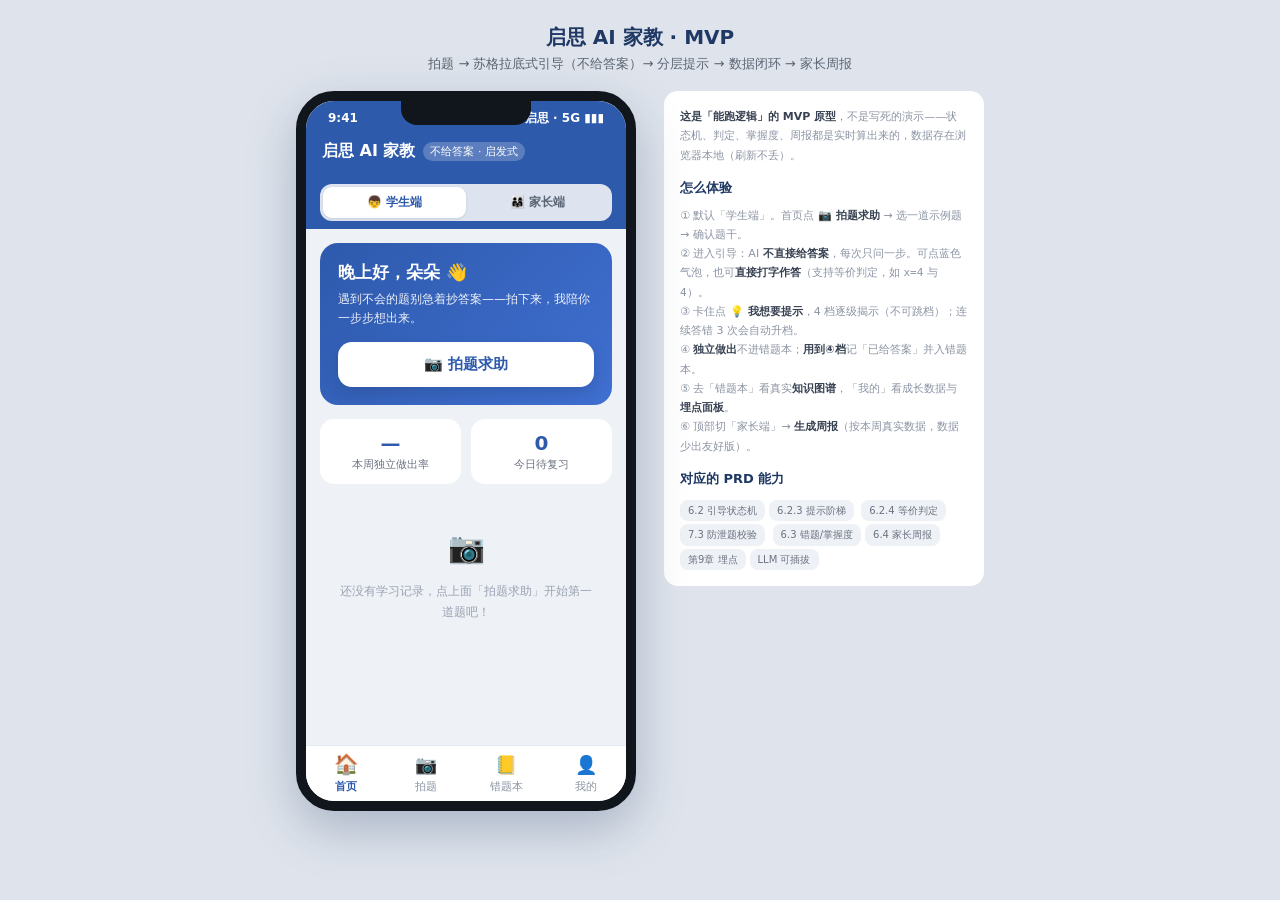
<file: index.html>
<!DOCTYPE html>
<html lang="zh-CN">
<head>
<meta charset="UTF-8">
<meta name="viewport" content="width=device-width, initial-scale=1.0, viewport-fit=cover">
<title>启思 AI 家教 · 苏格拉底式 AI 家教 MVP</title>
<meta name="description" content="不给答案、苏格拉底式引导的 K12 数学 AI 家教 MVP：拍题 → 分步引导 → 4 档分层提示 → 数据闭环 → 家长周报。脚本/Claude 双内核 + RAG 知识接地 + 遗忘曲线复习。">
<meta property="og:type" content="website">
<meta property="og:title" content="启思 AI 家教 · 苏格拉底式 AI 家教 MVP">
<meta property="og:description" content="不给答案、苏格拉底式引导的 K12 数学 AI 家教：拍题→分步引导→分层提示→数据闭环→家长周报。规则脚本 / Claude 双内核 + RAG + 遗忘曲线复习。">
<meta property="og:url" content="https://zhangxiaoteng86.github.io/qisi-ai-tutor/">
<meta name="twitter:card" content="summary">
<link rel="stylesheet" href="assets/app.css">
</head>
<body>
  <h1 class="title">启思 AI 家教 · MVP</h1>
  <p class="sub">拍题 → 苏格拉底式引导（不给答案）→ 分层提示 → 数据闭环 → 家长周报</p>

  <div class="stage">
    <!-- PHONE -->
    <div class="phone">
      <div class="notch"></div>
      <div class="statusbar"><span>9:41</span><span>启思 · 5G ▮▮▮</span></div>

      <div class="appbar">
        <span class="logo">启思 AI 家教</span>
        <span class="tag">不给答案 · 启发式</span>
      </div>
      <div class="role-wrap">
        <div class="switch">
          <button id="roleStudent" class="on" onclick="QisiApp.setRole('student')">👦 学生端</button>
          <button id="roleParent" onclick="QisiApp.setRole('parent')">👨‍👩‍👧 家长端</button>
        </div>
      </div>

      <div class="screen" id="screen">
        <!-- 学生：首页 -->
        <div class="view on" id="view-home"></div>
        <!-- 学生：拍题 -->
        <div class="view" id="view-shoot"></div>
        <!-- 学生：错题本 + 知识图谱 -->
        <div class="view" id="view-book"></div>
        <!-- 学生：我的 -->
        <div class="view" id="view-me"></div>
        <!-- 家长：周报 -->
        <div class="view" id="view-parent"></div>

        <!-- 引导对话（全屏覆盖层） -->
        <div id="view-chat">
          <div class="chat-top">
            <button class="back" onclick="QisiApp.backFromChat()">‹ 返回</button>
            <span class="ttl" id="chat-title">引导对话</span>
          </div>
          <div class="qbar" id="qbar"></div>
          <div class="chat-progress" id="chat-progress"></div>
          <div class="msgs" id="msgs"></div>
          <div class="inputbar" id="inputbar"></div>
        </div>

        <!-- 埋点事件面板 -->
        <div class="drawer" id="drawer">
          <div class="panel">
            <div class="ph"><b>📊 埋点事件流（PRD 第 9 章）</b>
              <button onclick="QisiApp.closeDrawer()">✕</button></div>
            <div class="evlist" id="evlist"></div>
          </div>
        </div>

        <!-- AI 内核设置（BYOK） -->
        <div class="drawer" id="llm-drawer">
          <div class="panel">
            <div class="ph"><b>🤖 AI 内核设置</b>
              <button onclick="QisiApp.closeLLM()">✕</button></div>
            <div class="evlist" id="llm-body" style="padding:16px"></div>
          </div>
        </div>
      </div>

      <!-- 学生 tabbar -->
      <div class="tabbar" id="tab-student">
        <button class="on" data-v="home" onclick="QisiApp.tab('home',this)"><span class="ic">🏠</span>首页</button>
        <button data-v="shoot" onclick="QisiApp.tab('shoot',this)"><span class="ic">📷</span>拍题</button>
        <button data-v="book" onclick="QisiApp.tab('book',this)"><span class="ic">📒</span>错题本</button>
        <button data-v="me" onclick="QisiApp.tab('me',this)"><span class="ic">👤</span>我的</button>
      </div>
      <!-- 家长 tabbar -->
      <div class="tabbar" id="tab-parent" style="display:none">
        <button class="on" data-v="parent" onclick="QisiApp.tab('parent',this)"><span class="ic">📊</span>周报</button>
        <button data-v="book" onclick="QisiApp.tab('book',this)"><span class="ic">📒</span>错题本</button>
      </div>
    </div>

    <!-- 说明栏 -->
    <div style="max-width:320px">
      <div class="legend">
        <b>这是「能跑逻辑」的 MVP 原型</b>，不是写死的演示——状态机、判定、掌握度、周报都是实时算出来的，数据存在浏览器本地（刷新不丢）。

        <h4>怎么体验</h4>
        ① 默认「学生端」。首页点 <b>📷 拍题求助</b> → 选一道示例题 → 确认题干。<br>
        ② 进入引导：AI <b>不直接给答案</b>，每次只问一步。可点蓝色气泡，也可<b>直接打字作答</b>（支持等价判定，如 <code>x=4</code> 与 <code>4</code>）。<br>
        ③ 卡住点 <b>💡 我想要提示</b>，4 档逐级揭示（不可跳档）；连续答错 3 次会自动升档。<br>
        ④ <b>独立做出</b>不进错题本；<b>用到④档</b>记「已给答案」并入错题本。<br>
        ⑤ 去「错题本」看真实<b>知识图谱</b>，「我的」看成长数据与<b>埋点面板</b>。<br>
        ⑥ 顶部切「家长端」→ <b>生成周报</b>（按本周真实数据，数据少出友好版）。

        <h4>对应的 PRD 能力</h4>
        <span class="kbadge">6.2 引导状态机</span><span class="kbadge">6.2.3 提示阶梯</span>
        <span class="kbadge">6.2.4 等价判定</span><span class="kbadge">7.3 防泄题校验</span>
        <span class="kbadge">6.3 错题/掌握度</span><span class="kbadge">6.4 家长周报</span>
        <span class="kbadge">第9章 埋点</span><span class="kbadge">LLM 可插拔</span>
      </div>
    </div>
  </div>

  <!-- 模块顺序：数据 → 状态 → LLM 适配器 → 引擎 → UI（非 module，双击即可运行） -->
  <script src="assets/data.js"></script>
  <script src="assets/kb.js"></script>
  <script src="assets/store.js"></script>
  <script src="assets/llm-adapter.js"></script>
  <script src="assets/engine.js"></script>
  <script src="assets/app.js"></script>
</body>
</html>
</file>
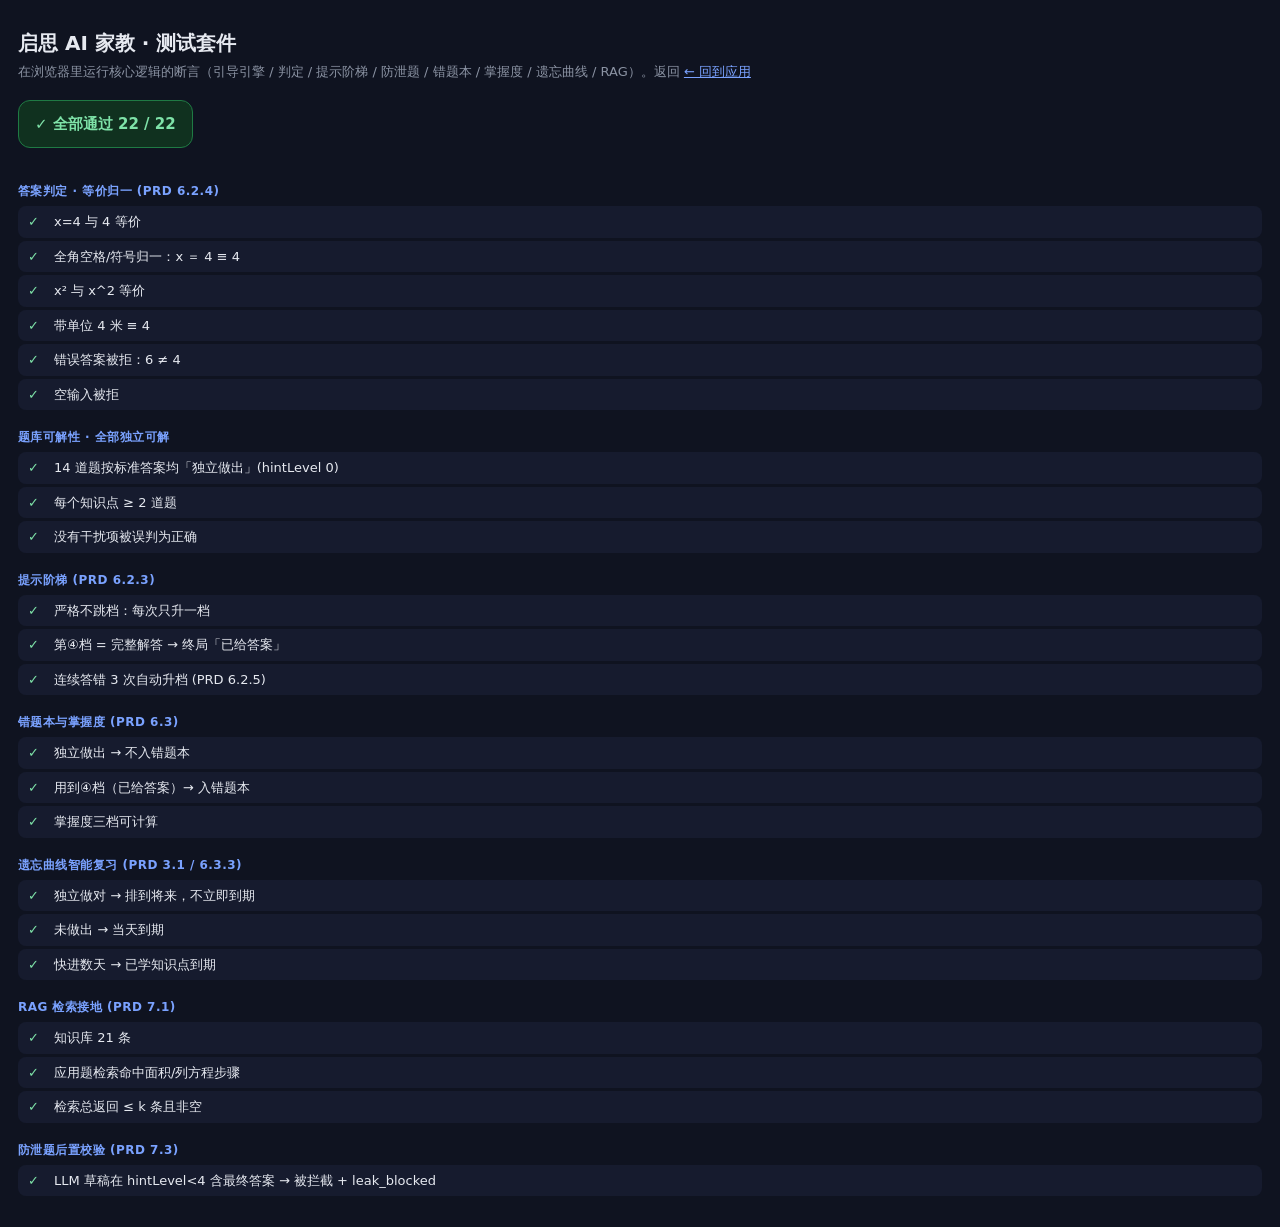
<file: tests/test.html>
<!DOCTYPE html>
<html lang="zh-CN">
<head>
<meta charset="UTF-8">
<meta name="viewport" content="width=device-width, initial-scale=1.0">
<title>启思 AI 家教 · 测试套件</title>
<style>
  body{font-family:"PingFang SC","Microsoft YaHei",system-ui,sans-serif;background:#0f1320;color:#e6e9f0;
    margin:0;padding:28px 18px;line-height:1.5}
  h1{font-size:20px;margin:0 0 4px}
  .sub{color:#8b93a3;font-size:13px;margin-bottom:18px}
  #summary{font-size:15px;font-weight:700;padding:12px 16px;border-radius:12px;margin-bottom:16px;display:inline-block}
  .ok{background:#10311f;color:#7ee2a8;border:1px solid #1f7a44}
  .bad{background:#3a1620;color:#ff9aa9;border:1px solid #c0392b}
  .grp{font-size:12px;color:#7aa2ff;font-weight:700;margin:18px 0 6px;text-transform:uppercase;letter-spacing:.04em}
  .case{display:flex;gap:10px;align-items:baseline;padding:6px 10px;border-radius:8px;font-size:13px;margin-bottom:3px;background:#161b2e}
  .case .i{flex-shrink:0;width:16px}
  .case.pass .i{color:#7ee2a8}
  .case.fail{background:#241019}
  .case.fail .i{color:#ff9aa9}
  .case .err{color:#ff9aa9;font-size:12px;margin-left:auto;font-family:ui-monospace,Consolas,monospace}
  code{background:#1f2742;padding:1px 5px;border-radius:5px;font-size:12px}
  a{color:#7aa2ff}
</style>
</head>
<body>
  <h1>启思 AI 家教 · 测试套件</h1>
  <div class="sub">在浏览器里运行核心逻辑的断言（引导引擎 / 判定 / 提示阶梯 / 防泄题 / 错题本 / 掌握度 / 遗忘曲线 / RAG）。返回 <a href="../index.html">← 回到应用</a></div>
  <div id="summary">运行中…</div>
  <div id="results"></div>

  <!-- 仅加载「逻辑」模块（不含 UI 层 app.js） -->
  <script src="../assets/data.js"></script>
  <script src="../assets/kb.js"></script>
  <script src="../assets/store.js"></script>
  <script src="../assets/llm-adapter.js"></script>
  <script src="../assets/engine.js"></script>
  <script>
  (function () {
    const E = QisiEngine, D = QisiData, S = QisiStore, R = QisiRAG;
    const groups = [];
    const promises = [];
    let cur = null;
    function group(name) { cur = { name: name, cases: [] }; groups.push(cur); }
    function test(name, fn) {
      const c = { name: name, pass: true, err: '' };
      cur.cases.push(c);
      try {
        S.reset();
        const r = fn();
        if (r && typeof r.then === 'function') {
          promises.push(r.then(function () {}, function (e) { c.pass = false; c.err = (e && e.message) || String(e); }));
        }
      } catch (e) { c.pass = false; c.err = (e && e.message) || String(e); }
    }
    function assert(cond, msg) { if (!cond) throw new Error(msg || 'assertion failed'); }
    function eq(a, b, msg) { if (a !== b) throw new Error((msg || '') + ' expected=' + b + ' got=' + a); }

    // 脚本跑完一道题（用每步标准答案）
    function solveIndep(id) { const p = D.problemById(id), s = E.createSession(p, null); E.start(s); p.steps.forEach(st => E.submit(s, st.accept[0])); return s; }
    function solveGiven(id) { const p = D.problemById(id), s = E.createSession(p, null); E.start(s); for (let i = 0; i < 6; i++) { if ((E.requestHint(s) || {}).done) break; } return s; }

    /* ---------- 答案判定与等价归一 ---------- */
    group('答案判定 · 等价归一 (PRD 6.2.4)');
    test('x=4 与 4 等价', () => assert(E._judge('x=4', ['4'])));
    test('全角空格/符号归一：x ＝ 4 ≡ 4', () => assert(E._judge('x ＝ 4', ['4'])));
    test('x² 与 x^2 等价', () => assert(E._judge('x²+2x-24=0', ['x^2+2x-24=0'])));
    test('带单位 4 米 ≡ 4', () => assert(E._judge('4 米', ['4'])));
    test('错误答案被拒：6 ≠ 4', () => assert(!E._judge('6', ['4'])));
    test('空输入被拒', () => assert(!E._judge('', ['4'])));

    /* ---------- 题库可解性 ---------- */
    group('题库可解性 · 全部独立可解');
    test('14 道题按标准答案均「独立做出」(hintLevel 0)', () => {
      eq(D.PROBLEMS.length, 14, '题目数');
      D.PROBLEMS.forEach(p => {
        const s = E.createSession(p, null); E.start(s);
        let last; p.steps.forEach(st => last = E.submit(s, st.accept[0]));
        assert(s.status === 'solved' && last.independent && s.hintLevel === 0, p.id + ' 未独立做出');
      });
    });
    test('每个知识点 ≥ 2 道题', () => {
      const cov = {}; D.PROBLEMS.forEach(p => cov[p.knowledgeId] = (cov[p.knowledgeId] || 0) + 1);
      Object.keys(cov).forEach(k => assert(cov[k] >= 2, k + ' 仅 ' + cov[k] + ' 道'));
    });
    test('没有干扰项被误判为正确', () => {
      D.PROBLEMS.forEach(p => p.steps.forEach((st, i) => {
        const acc = st.accept.map(E._normalize);
        st.chips.forEach(c => {
          const intended = acc.indexOf(E._normalize(c)) >= 0 || acc.indexOf(E._normalize(c).replace(/^x=/, '')) >= 0;
          if (!intended) assert(!E._judge(c, st.accept), p.id + ' step' + i + ' 干扰项「' + c + '」被误判');
        });
      }));
    });

    /* ---------- 提示阶梯 ---------- */
    group('提示阶梯 (PRD 6.2.3)');
    test('严格不跳档：每次只升一档', () => {
      const p = D.problemById('p_garden'), s = E.createSession(p, null); E.start(s);
      eq(s.hintLevel, 0, '初始档'); E.requestHint(s); eq(s.hintLevel, 1, '①'); E.requestHint(s); eq(s.hintLevel, 2, '②'); E.requestHint(s); eq(s.hintLevel, 3, '③');
    });
    test('第④档 = 完整解答 → 终局「已给答案」', () => {
      const p = D.problemById('p_garden'), s = E.createSession(p, null); E.start(s);
      let o; for (let i = 0; i < 4; i++) o = E.requestHint(s);
      assert(o.done && o.terminal === 'given' && !o.independent, '第④档应终局已给答案');
    });
    test('连续答错 3 次自动升档 (PRD 6.2.5)', () => {
      const p = D.problemById('p_garden'), s = E.createSession(p, null); E.start(s);
      E.submit(s, '错'); E.submit(s, '错'); const o = E.submit(s, '错');
      assert(s.hintLevel >= 1, '应自动升一档'); assert(o.messages.length >= 1);
    });

    /* ---------- 错题本与掌握度 ---------- */
    group('错题本与掌握度 (PRD 6.3)');
    test('独立做出 → 不入错题本', () => { solveIndep('p_garden'); assert(S.wrongbook().length === 0, '独立做出不应入本'); });
    test('用到④档（已给答案）→ 入错题本', () => { solveGiven('p_garden'); assert(S.wrongbook().some(w => w.problemId === 'p_garden'), '应入错题本'); });
    test('掌握度三档可计算', () => {
      solveIndep('p_linear_func2'); solveIndep('p_linear_func2');
      const m = S.masteryFor('linear_func'); assert(['薄弱', '一般', '牢固'].indexOf(m.tier) >= 0); assert(m.score >= 0 && m.score <= 100);
    });

    /* ---------- 遗忘曲线复习 ---------- */
    group('遗忘曲线智能复习 (PRD 3.1 / 6.3.3)');
    test('独立做对 → 排到将来，不立即到期', () => { solveIndep('p_garden'); assert(S.dueReviews().every(r => r.id !== 'quad_app'), '刚做对不应到期'); });
    test('未做出 → 当天到期', () => { solveGiven('p_factor2'); assert(S.dueReviews().some(r => r.id === 'factor'), '失败应当天到期'); });
    test('快进数天 → 已学知识点到期', () => { solveIndep('p_garden'); assert(S.dueReviews().length === 0); S.fastForwardDays(5); assert(S.dueReviews().some(r => r.id === 'quad_app'), '快进后应到期'); });

    /* ---------- RAG ---------- */
    group('RAG 检索接地 (PRD 7.1)');
    test('知识库 21 条', () => eq(QisiKB.KB.length, 21));
    test('应用题检索命中面积/列方程步骤', () => {
      const ids = R.retrieve(D.problemById('p_garden').stem, 'quad_app', 3).map(h => h.id);
      assert(ids.indexOf('k_quadapp_geo') >= 0 || ids.indexOf('k_quadapp_steps') >= 0, '未命中相关知识：' + ids.join(','));
    });
    test('检索总返回 ≤ k 条且非空', () => { const h = R.retrieve('随便', 'poly', 2); assert(h.length > 0 && h.length <= 2); });

    /* ---------- 防泄题后置校验（放最后：本用例会临时改写 QisiLLM，避免污染其它同步用例） ---------- */
    group('防泄题后置校验 (PRD 7.3)');
    test('LLM 草稿在 hintLevel<4 含最终答案 → 被拦截 + leak_blocked', () => {
      const orig = { enabled: QisiLLM.enabled, start: QisiLLM.start, turn: QisiLLM.turn };
      QisiLLM.enabled = () => true;
      QisiLLM.start = () => Promise.resolve({ messages: [{ text: '先想第一步', cls: '' }], hintLevel: 0, done: false });
      QisiLLM.turn = () => Promise.resolve({ messages: [{ text: '答案就是 4 米', cls: '' }], hintLevel: 1, done: false });
      const p = D.problemById('p_garden'), s = E.createSession(p, null);
      return Promise.resolve(E.start(s)).then(() => E.submit(s, 'x')).then(o => {
        Object.assign(QisiLLM, orig);   // 恢复
        assert(o.messages[0].text.indexOf('4') < 0, '泄题草稿未被拦截（答案仍出现）');
        assert(s.leakBlocked >= 1, '未触发 leak_blocked 计数');   // session 本地计数，免竞态
      });
    });

    /* ---------- 渲染结果（等所有异步用例完成） ---------- */
    Promise.all(promises).then(render);

    function render() {
      let total = 0, passed = 0, html = '';
      groups.forEach(g => {
        html += '<div class="grp">' + g.name + '</div>';
        g.cases.forEach(c => {
          total++; if (c.pass) passed++;
          html += '<div class="case ' + (c.pass ? 'pass' : 'fail') + '"><span class="i">' + (c.pass ? '✓' : '✗') + '</span>' +
            '<span>' + c.name + '</span>' + (c.pass ? '' : '<span class="err">' + esc(c.err) + '</span>') + '</div>';
        });
      });
      document.getElementById('results').innerHTML = html;
      const sum = document.getElementById('summary');
      sum.className = passed === total ? 'ok' : 'bad';
      sum.textContent = (passed === total ? '✓ 全部通过' : '✗ 有失败') + '  ' + passed + ' / ' + total;
    }
    function esc(s) { return String(s).replace(/[&<>]/g, c => ({ '&': '&amp;', '<': '&lt;', '>': '&gt;' }[c])); }
  })();
  </script>
</body>
</html>
</file>
<file: assets/app.css>
:root{
  --blue:#2E5AAC; --blue2:#3f6fd1; --dark:#1F3864; --bg:#eef1f6;
  --ai:#f1f4fa; --me:#2E5AAC; --ok:#16a34a; --amber:#f59e0b; --grey:#8b93a3;
  --red:#c0392b; --orange:#e67e22;
}
*{box-sizing:border-box;margin:0;padding:0;-webkit-tap-highlight-color:transparent}
body{font-family:"PingFang SC","Microsoft YaHei",system-ui,sans-serif;background:#dfe4ec;
  min-height:100vh;display:flex;flex-direction:column;align-items:center;padding:24px 12px;color:#1d2433}
h1.title{color:var(--dark);font-size:20px;margin-bottom:4px;text-align:center}
p.sub{color:#5a6473;font-size:13px;margin-bottom:18px;text-align:center}
.stage{display:flex;gap:28px;flex-wrap:wrap;justify-content:center;align-items:flex-start}

/* phone */
.phone{width:340px;height:720px;background:#fff;border-radius:38px;box-shadow:0 18px 50px rgba(31,56,100,.28);
  border:10px solid #11151c;position:relative;overflow:hidden;display:flex;flex-direction:column}
.notch{position:absolute;top:0;left:50%;transform:translateX(-50%);width:130px;height:24px;background:#11151c;
  border-radius:0 0 16px 16px;z-index:30}
.statusbar{height:34px;display:flex;align-items:center;justify-content:space-between;padding:0 22px;font-size:12px;
  color:#fff;background:var(--blue);font-weight:600}
.appbar{background:var(--blue);color:#fff;padding:6px 16px 12px;display:flex;align-items:center;gap:8px}
.appbar .logo{font-weight:700;font-size:16px}
.appbar .tag{font-size:11px;background:rgba(255,255,255,.22);padding:2px 7px;border-radius:10px}
.screen{flex:1;overflow-y:auto;background:var(--bg);position:relative}
.screen::-webkit-scrollbar{width:0}
.tabbar{height:56px;background:#fff;border-top:1px solid #e6e9ef;display:flex}
.tabbar button{flex:1;border:0;background:none;font-size:11px;color:var(--grey);display:flex;flex-direction:column;
  align-items:center;justify-content:center;gap:3px;cursor:pointer}
.tabbar button .ic{font-size:18px}
.tabbar button.on{color:var(--blue);font-weight:700}
.view{display:none;padding:14px}
.view.on{display:block;animation:fade .25s ease}
@keyframes fade{from{opacity:0;transform:translateY(6px)}to{opacity:1;transform:none}}

/* home */
.hero{background:linear-gradient(135deg,var(--blue),var(--blue2));border-radius:18px;color:#fff;padding:18px;margin-bottom:14px}
.hero h2{font-size:17px;margin-bottom:6px}
.hero p{font-size:12px;opacity:.92;line-height:1.6}
.shoot{margin-top:14px;width:100%;border:0;background:#fff;color:var(--blue);font-weight:700;font-size:15px;
  padding:13px;border-radius:14px;cursor:pointer;box-shadow:0 6px 16px rgba(0,0,0,.12)}
.cardrow{display:flex;gap:10px;margin-bottom:12px}
.mini{flex:1;background:#fff;border-radius:14px;padding:12px;text-align:center}
.mini .n{font-size:20px;font-weight:700;color:var(--blue)}
.mini .l{font-size:11px;color:#6b7280;margin-top:2px}
.sec-title{font-size:13px;font-weight:700;color:#374151;margin:6px 2px 8px}
.qcard{background:#fff;border-radius:14px;padding:12px 14px;margin-bottom:10px;display:flex;align-items:center;gap:10px;cursor:pointer;border:1px solid transparent;transition:.15s}
.qcard:active{transform:scale(.99)}
.qcard.flat{cursor:default}
.qcard .badge{width:34px;height:34px;border-radius:10px;background:#eaf0fb;color:var(--blue);display:flex;
  align-items:center;justify-content:center;font-size:16px;flex-shrink:0}
.qcard .t{font-size:13px;font-weight:600}
.qcard .d{font-size:11px;color:#8b93a3;margin-top:2px}
.empty{text-align:center;color:#9aa3b2;font-size:12px;padding:26px 16px;line-height:1.7}
.empty .big{font-size:30px;display:block;margin-bottom:8px}

/* camera / OCR */
.cam{background:#11151c;border-radius:16px;height:230px;display:flex;flex-direction:column;align-items:center;
  justify-content:center;color:#cdd6e6;margin-bottom:12px;position:relative;overflow:hidden}
.cam .frame{position:absolute;inset:30px;border:2px dashed rgba(255,255,255,.4);border-radius:12px}
.cam .ico{font-size:40px;margin-bottom:8px}
.cam .tip{font-size:12px}
.cambtns{display:flex;gap:10px;margin-bottom:14px}
.cambtns button{flex:1;border:0;border-radius:12px;padding:12px;font-size:13px;font-weight:700;cursor:pointer}
.btn-primary{background:var(--blue);color:#fff}
.btn-ghost{background:#fff;color:var(--blue);border:1px solid #cdd6e6 !important}
.samples .qcard .badge{background:#eef7f0;color:var(--ok)}
.loading{display:flex;flex-direction:column;align-items:center;justify-content:center;padding:40px 0;color:#5a6473}
.spinner{width:34px;height:34px;border:3px solid #cdd6e6;border-top-color:var(--blue);border-radius:50%;animation:spin .8s linear infinite;margin-bottom:12px}
@keyframes spin{to{transform:rotate(360deg)}}

/* confirm card */
.confirm{background:#fff;border-radius:16px;padding:16px;margin-bottom:12px}
.confirm .lab{font-size:11px;color:var(--grey);margin-bottom:4px}
.confirm .stem{font-size:14px;line-height:1.7;color:#1d2433;margin-bottom:10px}
.confirm .formula{background:#f3f6fc;border:1px solid #e1e8f5;border-radius:10px;padding:10px;font-size:14px;text-align:center;color:var(--dark);margin-bottom:10px;font-weight:600}
.tagrow{display:flex;flex-wrap:wrap;gap:6px;margin-bottom:4px}
.ktag{font-size:11px;background:#eaf0fb;color:var(--blue);border-radius:8px;padding:3px 9px}
.suspect{color:var(--red);border-bottom:1px dashed var(--red)}
.confirm-q{font-size:13px;font-weight:700;color:#374151;text-align:center;margin:6px 0 12px}

/* chat (full screen) */
#view-chat{padding:0;position:absolute;inset:0;background:var(--bg);z-index:20;display:none;flex-direction:column}
#view-chat.on{display:flex}
.chat-top{background:var(--blue);color:#fff;padding:10px 12px;display:flex;align-items:center;gap:8px}
.chat-top .back{background:rgba(255,255,255,.2);border:0;color:#fff;border-radius:8px;padding:5px 9px;font-size:13px;cursor:pointer}
.chat-top .ttl{font-size:13px;font-weight:700}
.qbar{background:#fff;border-bottom:1px solid #e6e9ef;padding:9px 14px;font-size:12px;color:#374151;line-height:1.5}
.qbar b{color:var(--blue)}
.msgs{flex:1;overflow-y:auto;padding:14px 12px;display:flex;flex-direction:column;gap:10px}
.msgs::-webkit-scrollbar{width:0}
.row{display:flex;gap:8px;max-width:100%}
.row.me{justify-content:flex-end}
.av{width:28px;height:28px;border-radius:50%;background:var(--blue);color:#fff;display:flex;align-items:center;
  justify-content:center;font-size:13px;flex-shrink:0}
.bub{max-width:76%;padding:9px 12px;border-radius:14px;font-size:13px;line-height:1.6}
.ai .bub{background:#fff;border-top-left-radius:4px;color:#1d2433;box-shadow:0 1px 3px rgba(0,0,0,.05)}
.me .bub{background:var(--me);color:#fff;border-top-right-radius:4px}
.bub.hint{background:#fff7e6;border:1px solid #ffe2a8;color:#92600b}
.bub.hint .hl{font-size:11px;font-weight:700;color:var(--amber);display:block;margin-bottom:3px}
.bub.praise{background:#ecfdf3;border:1px solid #b7e6c8;color:#14622f}
.typing .bub{color:#9aa3b2}
.photo-bub{padding:6px}
.photo-bub .ph{width:150px;height:74px;border-radius:8px;background:repeating-linear-gradient(45deg,#cdd6e6,#cdd6e6 8px,#dbe3ef 8px,#dbe3ef 16px);display:flex;align-items:center;justify-content:center;color:#5a6473;font-size:11px}
.inputbar{border-top:1px solid #e6e9ef;background:#fff;padding:8px}
.chips{display:flex;gap:6px;overflow-x:auto;padding-bottom:7px}
.chips::-webkit-scrollbar{height:0}
.chip{white-space:nowrap;border:1px solid #cdd6e6;background:#f5f8ff;color:var(--blue);font-size:12px;
  padding:7px 11px;border-radius:16px;cursor:pointer;flex-shrink:0}
.chip.hintbtn{background:#fff7e6;border-color:#ffd98a;color:#92600b}
.chip:active{transform:scale(.96)}
.typerow{display:flex;gap:6px;align-items:center}
.typerow input{flex:1;border:1px solid #cdd6e6;border-radius:18px;padding:9px 13px;font-size:13px;outline:none}
.typerow input:focus{border-color:var(--blue)}
.typerow .send{border:0;background:var(--blue);color:#fff;border-radius:18px;padding:9px 14px;font-size:13px;font-weight:700;cursor:pointer}
.hintchip-row{display:flex;justify-content:flex-end;margin-bottom:6px}
.hintchip-row button{background:#fff7e6;border:1px solid #ffd98a;color:#92600b;font-size:12px;border-radius:16px;padding:6px 12px;cursor:pointer}

/* parent / bars */
.pcard{background:#fff;border-radius:16px;padding:16px;margin-bottom:12px}
.pcard h3{font-size:14px;color:var(--dark);margin-bottom:4px}
.pcard .week{font-size:11px;color:#9aa3b2;margin-bottom:12px}
.bignum{display:flex;align-items:flex-end;gap:6px;margin-bottom:2px}
.bignum .v{font-size:34px;font-weight:800;color:var(--blue);line-height:1}
.bignum .up{font-size:12px;color:var(--ok);font-weight:700;margin-bottom:5px}
.bignum .down{color:var(--orange)}
.barline{margin:10px 0}
.barline .lab{display:flex;justify-content:space-between;font-size:12px;color:#374151;margin-bottom:4px}
.track{height:8px;background:#eef1f6;border-radius:6px;overflow:hidden}
.fill{height:100%;border-radius:6px;background:linear-gradient(90deg,var(--blue),var(--blue2));transition:width .5s}
.fill.amber{background:linear-gradient(90deg,#f59e0b,#fbbf24)}
.fill.weak{background:linear-gradient(90deg,#e67e22,#f0a04b)}
.advice{background:#eaf0fb;border-radius:12px;padding:12px;font-size:12.5px;color:#26406e;line-height:1.7}
.advice b{color:var(--blue)}
.tier-green{color:var(--ok)} .tier-amber{color:var(--amber)} .tier-weak{color:var(--orange)}
.report-btn{width:100%;border:0;background:var(--blue);color:#fff;font-weight:700;font-size:14px;padding:12px;border-radius:14px;cursor:pointer;margin-bottom:12px}
.share-row{display:flex;gap:8px;margin-top:6px}
.share-row button{flex:1;border:1px solid #cdd6e6;background:#fff;color:var(--blue);border-radius:10px;padding:8px;font-size:12px;cursor:pointer}

/* role switch */
.switch{display:flex;background:#dde4f0;border-radius:12px;padding:3px;margin:0 14px}
.switch button{flex:1;border:0;background:none;padding:7px;font-size:12px;color:#5a6473;border-radius:9px;cursor:pointer;font-weight:600}
.switch button.on{background:#fff;color:var(--blue);box-shadow:0 1px 3px rgba(0,0,0,.1)}
.role-wrap{padding:10px 0 8px;background:var(--blue)}

/* me page extras */
.avatar{width:56px;height:56px;border-radius:50%;background:var(--blue);color:#fff;display:flex;align-items:center;justify-content:center;font-size:24px;margin:4px auto 8px}
.linkrow{background:#fff;border-radius:12px;padding:13px 14px;margin-bottom:10px;display:flex;justify-content:space-between;align-items:center;font-size:13px;color:#374151;cursor:pointer}
.linkrow .r{color:var(--grey);font-size:12px}

/* analytics drawer */
.drawer{position:absolute;inset:0;background:rgba(17,21,28,.5);z-index:40;display:none;align-items:flex-end}
.drawer.on{display:flex}
.drawer .panel{background:#fff;width:100%;max-height:78%;border-radius:18px 18px 0 0;display:flex;flex-direction:column;animation:up .25s ease}
@keyframes up{from{transform:translateY(40px)}to{transform:none}}
.drawer .ph{padding:14px 16px;border-bottom:1px solid #eef1f6;display:flex;justify-content:space-between;align-items:center}
.drawer .ph b{font-size:14px;color:var(--dark)}
.drawer .ph button{border:0;background:#eef1f6;border-radius:8px;width:26px;height:26px;cursor:pointer;color:#5a6473}
.evlist{overflow-y:auto;padding:8px 12px 16px}
.ev{font-family:ui-monospace,Menlo,Consolas,monospace;font-size:11px;border-bottom:1px solid #f1f4fa;padding:7px 4px;display:flex;gap:8px;align-items:baseline}
.ev .t{color:var(--blue);font-weight:700;flex-shrink:0}
.ev .p{color:#6b7280;word-break:break-all}
.ev .tm{color:#b6bdca;margin-left:auto;flex-shrink:0}
.ev.leak .t{color:var(--red)}
.fab{position:absolute;right:12px;bottom:70px;background:var(--dark);color:#fff;border:0;border-radius:20px;padding:8px 12px;font-size:11px;font-weight:700;cursor:pointer;z-index:15;box-shadow:0 4px 12px rgba(0,0,0,.25)}

/* ---- motion & polish ---- */
.msgs .row{animation:msgIn .26s ease both}
@keyframes msgIn{from{opacity:0;transform:translateY(8px)}to{opacity:1;transform:none}}
.typing-dots{display:inline-flex !important;gap:4px;align-items:center;padding:13px 14px !important}
.typing-dots span{width:6px;height:6px;border-radius:50%;background:#9aa3b2;display:inline-block;animation:blink 1.2s infinite}
.typing-dots span:nth-child(2){animation-delay:.18s}
.typing-dots span:nth-child(3){animation-delay:.36s}
@keyframes blink{0%,60%,100%{opacity:.3;transform:translateY(0)}30%{opacity:1;transform:translateY(-3px)}}

.fill{transform-origin:left;animation:grow .55s cubic-bezier(.4,0,.2,1) both}
@keyframes grow{from{transform:scaleX(0)}to{transform:scaleX(1)}}

.qcard{transition:transform .12s,box-shadow .12s}
.qcard:hover{box-shadow:0 5px 16px rgba(31,56,100,.10)}
.shoot,.report-btn,.btn-primary,.btn-ghost,.send{transition:transform .1s,filter .12s}
.shoot:active,.report-btn:active,.btn-primary:active,.btn-ghost:active,.send:active{transform:scale(.98)}
.chip{transition:transform .1s,background .12s}
.tabbar button .ic{transition:transform .16s}
.tabbar button.on .ic{transform:translateY(-1px) scale(1.1)}
.linkrow{transition:background .12s}
.linkrow:hover{background:#f7f9fd}

/* chat hint-ladder + step indicator (展示产品核心机制) */
.chat-progress{display:flex;align-items:center;justify-content:space-between;gap:8px;
  background:#fff;border-bottom:1px solid #eef1f6;padding:7px 14px}
.cp-step{font-size:11px;color:#6b7280;font-weight:600;white-space:nowrap}
.cp-hints{display:flex;align-items:center;gap:5px;font-size:10.5px;color:#9aa3b2}
.cp-hints .pips{display:inline-flex;gap:4px}
.pip{width:18px;height:18px;border-radius:50%;display:inline-flex;align-items:center;justify-content:center;
  font-size:11px;background:#eef1f6;color:#b6bdca;transition:all .25s}
.pip.on{background:#fff3e0;color:#e67e22;font-weight:700;box-shadow:0 0 0 1px #ffd98a inset}

/* RAG card (检索可视化) */
.rag{background:#f3f8f4;border:1px solid #d6e8da;border-radius:14px;padding:12px 14px;margin-bottom:12px}
.rag-h{font-size:12px;font-weight:700;color:#1f7a44;margin-bottom:8px}
.rag-h i{font-weight:400;color:#7aa888;font-style:normal;font-size:11px}
.rag-item{font-size:12px;color:#365846;line-height:1.6;margin-bottom:6px}
.rag-item:last-child{margin-bottom:0}
.rag-type{display:inline-block;font-size:10px;background:#dcefe3;color:#1f7a44;border-radius:6px;padding:1px 6px;margin-right:6px}

/* LLM settings */
.llm-opt{display:flex;gap:9px;align-items:flex-start;font-size:13px;color:#374151;margin-bottom:10px;line-height:1.5;cursor:pointer}
.llm-opt input{margin-top:3px}
.llm-opt i{color:#8b93a3;font-style:normal;font-size:11.5px}
.llm-input{width:100%;border:1px solid #cdd6e6;border-radius:10px;padding:9px 11px;font-size:13px;outline:none}
.llm-input:focus{border-color:var(--blue)}
.llm-note{background:#fff7e6;border:1px solid #ffe2a8;border-radius:10px;padding:10px;font-size:11.5px;color:#92600b;line-height:1.7;margin:12px 0 14px}

/* legend */
.legend{font-size:11px;color:#8b93a3;margin-top:0;max-width:320px;line-height:1.75;background:#fff;border-radius:14px;padding:16px}
.legend b{color:#374151}
.kbadge{display:inline-block;font-size:10px;background:#eef1f6;color:#6b7280;border-radius:8px;padding:2px 8px;margin:3px 4px 0 0}
.legend h4{font-size:13px;color:var(--dark);margin:12px 0 6px}

/* ---- 移动端自适应：真机上铺满全屏，去掉手机壳与说明栏 ---- */
@media (max-width:480px){
  body{padding:0;background:var(--bg);display:block}
  h1.title,p.sub{display:none}
  .stage{display:block;gap:0}
  .stage>div:last-child{display:none}           /* 桌面说明栏 */
  .phone{width:100vw;height:100vh;height:100dvh;border:0;border-radius:0;box-shadow:none}
  .notch,.statusbar{display:none}
  .appbar{padding-top:calc(8px + env(safe-area-inset-top))}
  .tabbar{padding-bottom:env(safe-area-inset-bottom);height:calc(56px + env(safe-area-inset-bottom))}
}
</file>
